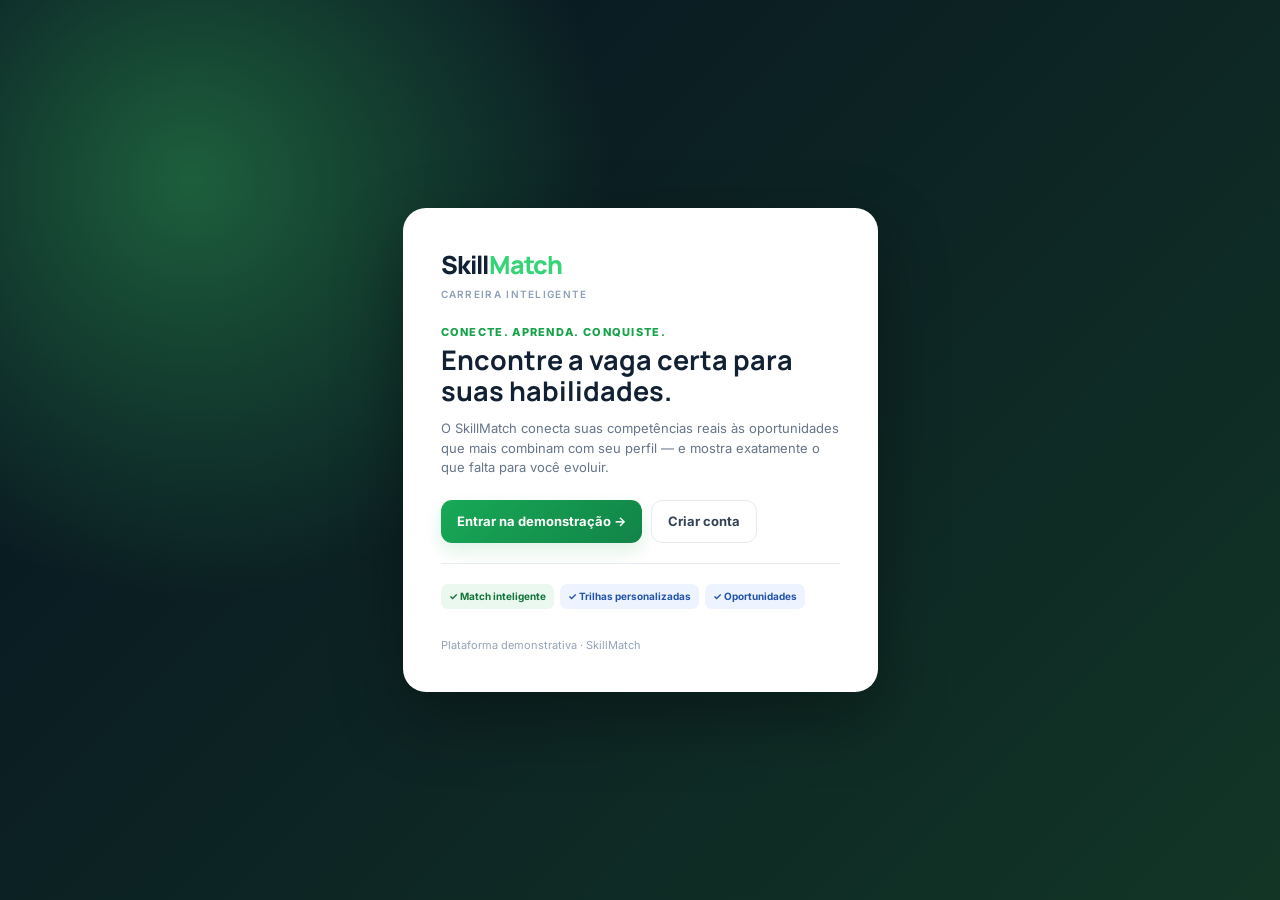
<file: index.html>
<!doctype html><html lang="pt-BR"><head><meta charset="utf-8"><meta name="viewport" content="width=device-width,initial-scale=1"><title>SkillMatch — Carreira inteligente</title><link rel="stylesheet" href="css/style.css"></head><body><div class="login"><div class="loginbox"><div class="brand">Skill<span>Match</span><small>Carreira inteligente</small></div><p class="eyebrow">Conecte. Aprenda. Conquiste.</p><h1>Encontre a vaga certa para suas habilidades.</h1><p class="muted">O SkillMatch conecta suas competências reais às oportunidades que mais combinam com seu perfil — e mostra exatamente o que falta para você evoluir.</p><div class="login-actions"><a class="btn" href="pages/dashboard.html">Entrar na demonstração →</a><a class="btn secondary" href="pages/cadastro.html">Criar conta</a></div><div class="divider"></div><div class="tags"><span class="tag green">✓ Match inteligente</span><span class="tag">✓ Trilhas personalizadas</span><span class="tag">✓ Oportunidades</span></div><div class="footer">Plataforma demonstrativa · SkillMatch</div></div></div></body></html>
</file>
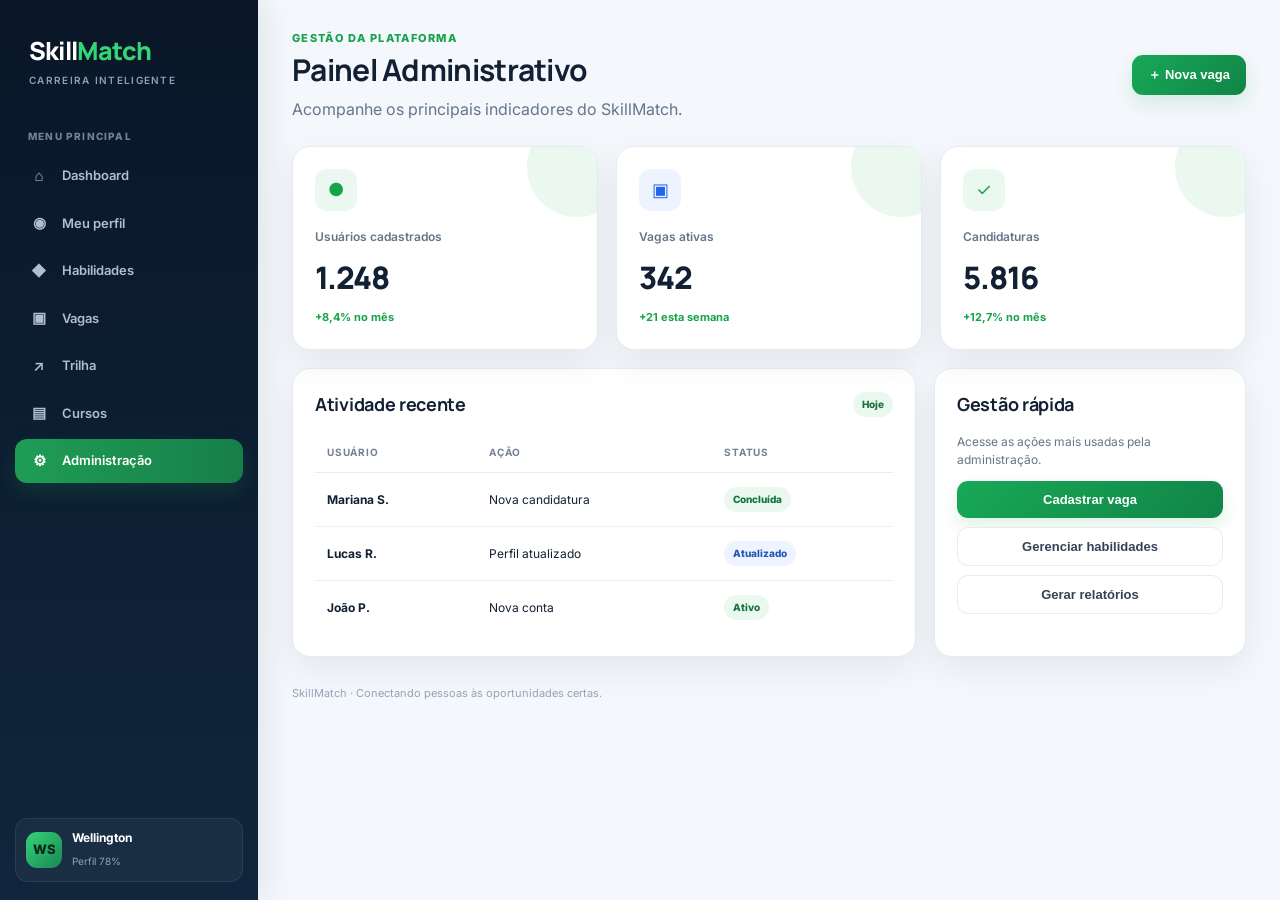
<file: pages/admin.html>
<!doctype html><html lang="pt-BR"><head><meta charset="utf-8"><meta name="viewport" content="width=device-width,initial-scale=1"><title>Administração — SkillMatch</title><link rel="stylesheet" href="../css/style.css"></head><body><div class="app"><aside class="sidebar"><div class="brand">Skill<span>Match</span><small>Carreira inteligente</small></div><nav class="nav"><div class="nav-title">Menu principal</div><a class="" href="dashboard.html"><span class="ico">⌂</span><span class="label">Dashboard</span></a><a class="" href="perfil.html"><span class="ico">◉</span><span class="label">Meu perfil</span></a><a class="" href="habilidades.html"><span class="ico">◆</span><span class="label">Habilidades</span></a><a class="" href="vagas.html"><span class="ico">▣</span><span class="label">Vagas</span></a><a class="" href="trilha.html"><span class="ico">↗</span><span class="label">Trilha</span></a><a class="" href="cursos.html"><span class="ico">▤</span><span class="label">Cursos</span></a><a class="active" href="admin.html"><span class="ico">⚙</span><span class="label">Administração</span></a></nav><div class="sidebar-bottom"><div class="user-mini"><div class="avatar">WS</div><div class="user-data"><b>Wellington</b><small>Perfil 78%</small></div></div></div></aside><main class="main"><div class="top"><div><p class="eyebrow">Gestão da plataforma</p><h1>Painel Administrativo</h1><p class="muted">Acompanhe os principais indicadores do SkillMatch.</p></div><button class="btn">＋ Nova vaga</button></div><div class="grid"><div class="card stat-card"><div class="iconbox">●</div><span class="stat-label">Usuários cadastrados</span><div class="stat">1.248</div><span class="stat-change">+8,4% no mês</span></div><div class="card stat-card"><div class="iconbox blue">▣</div><span class="stat-label">Vagas ativas</span><div class="stat">342</div><span class="stat-change">+21 esta semana</span></div><div class="card stat-card"><div class="iconbox">✓</div><span class="stat-label">Candidaturas</span><div class="stat">5.816</div><span class="stat-change">+12,7% no mês</span></div></div><div class="grid2" style="margin-top:18px"><div class="card"><div class="section-title"><h2>Atividade recente</h2><span class="badge">Hoje</span></div><div class="table-wrap"><table class="table"><thead><tr><th>Usuário</th><th>Ação</th><th>Status</th></tr></thead><tbody><tr><td><b>Mariana S.</b></td><td>Nova candidatura</td><td><span class="badge">Concluída</span></td></tr><tr><td><b>Lucas R.</b></td><td>Perfil atualizado</td><td><span class="badge blue">Atualizado</span></td></tr><tr><td><b>João P.</b></td><td>Nova conta</td><td><span class="badge">Ativo</span></td></tr></tbody></table></div></div><div class="card"><div class="section-title"><h2>Gestão rápida</h2></div><p class="muted" style="font-size:12px">Acesse as ações mais usadas pela administração.</p><div style="display:grid;gap:9px"><button class="btn">Cadastrar vaga</button><button class="btn secondary">Gerenciar habilidades</button><button class="btn secondary">Gerar relatórios</button></div></div></div><div class="footer">SkillMatch · Conectando pessoas às oportunidades certas.</div></main></div></body></html>
</file>
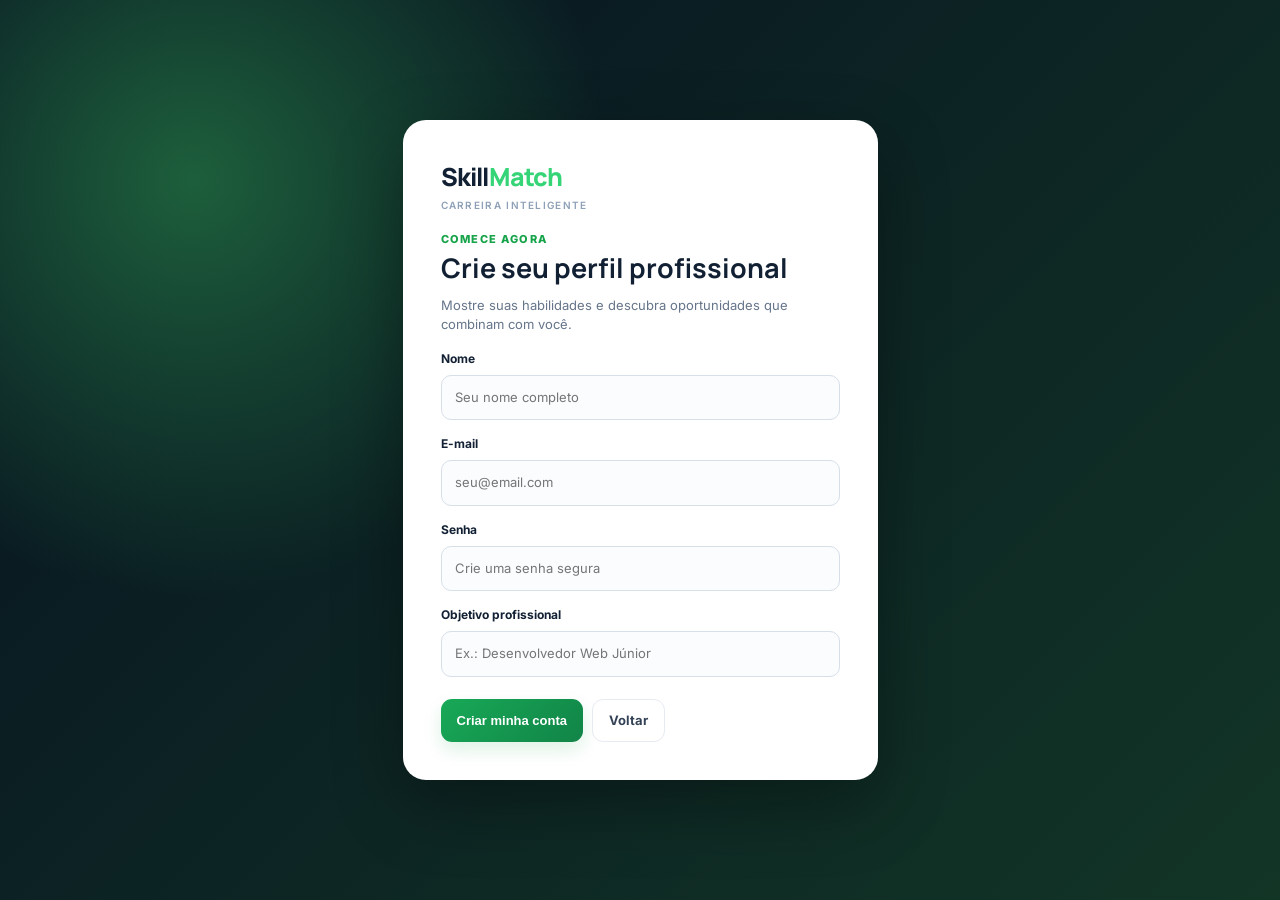
<file: pages/cadastro.html>
<!doctype html><html lang="pt-BR"><head><meta charset="utf-8"><meta name="viewport" content="width=device-width,initial-scale=1"><title>Criar conta — SkillMatch</title><link rel="stylesheet" href="../css/style.css"></head><body><div class="login"><div class="loginbox"><div class="brand" style="padding:0 0 18px">Skill<span>Match</span><small>Carreira inteligente</small></div><p class="eyebrow">Comece agora</p><h1>Crie seu perfil profissional</h1><p class="muted">Mostre suas habilidades e descubra oportunidades que combinam com você.</p><div class="form"><label>Nome</label><input placeholder="Seu nome completo"><label>E-mail</label><input type="email" placeholder="seu@email.com"><label>Senha</label><input type="password" placeholder="Crie uma senha segura"><label>Objetivo profissional</label><input placeholder="Ex.: Desenvolvedor Web Júnior"><div class="login-actions"><button class="btn">Criar minha conta</button><a class="btn secondary" href="../index.html">Voltar</a></div></div></div></div></body></html>
</file>
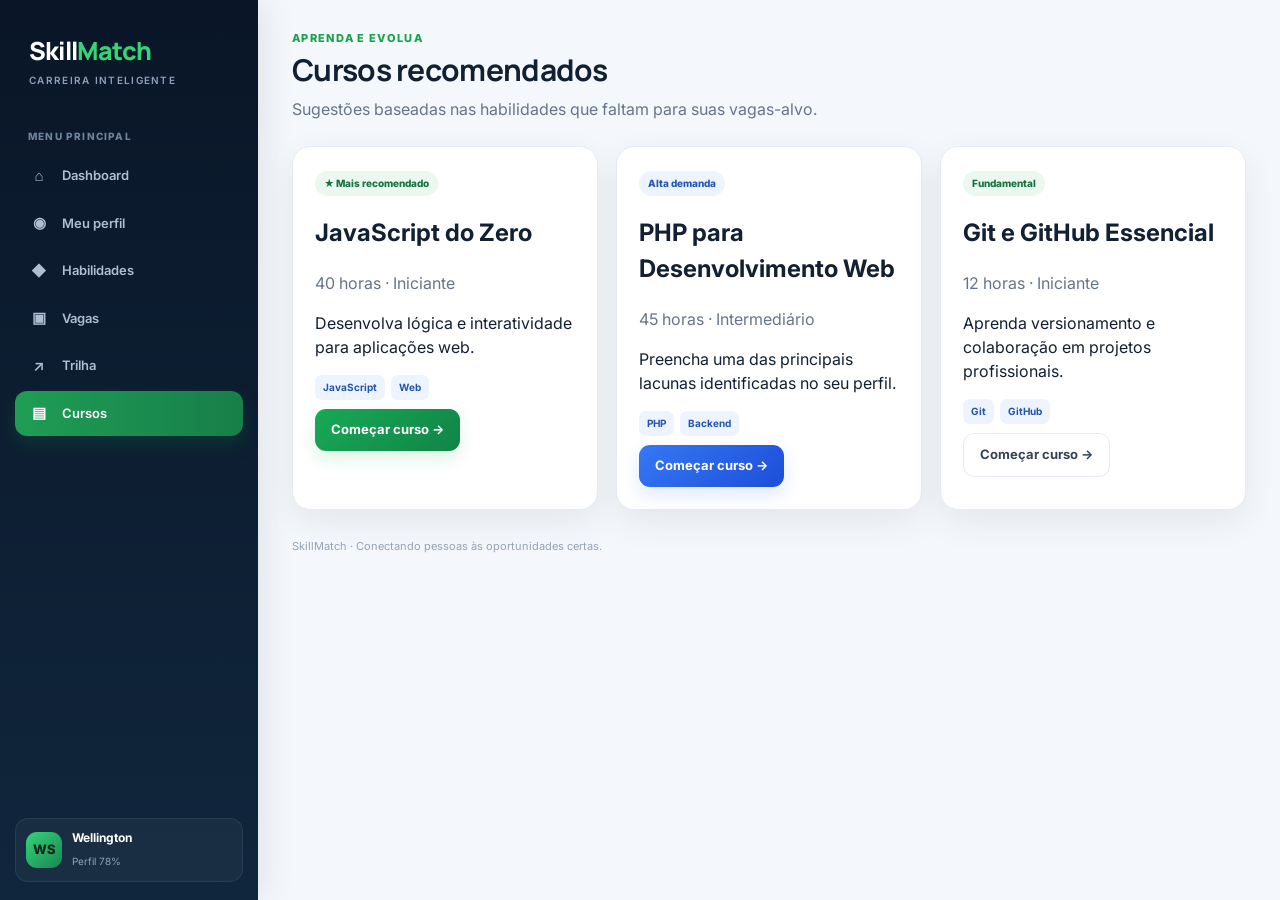
<file: pages/cursos.html>
<!doctype html><html lang="pt-BR"><head><meta charset="utf-8"><meta name="viewport" content="width=device-width,initial-scale=1"><title>Cursos — SkillMatch</title><link rel="stylesheet" href="../css/style.css"></head><body><div class="app"><aside class="sidebar"><div class="brand">Skill<span>Match</span><small>Carreira inteligente</small></div><nav class="nav"><div class="nav-title">Menu principal</div><a class="" href="dashboard.html"><span class="ico">⌂</span><span class="label">Dashboard</span></a><a class="" href="perfil.html"><span class="ico">◉</span><span class="label">Meu perfil</span></a><a class="" href="habilidades.html"><span class="ico">◆</span><span class="label">Habilidades</span></a><a class="" href="vagas.html"><span class="ico">▣</span><span class="label">Vagas</span></a><a class="" href="trilha.html"><span class="ico">↗</span><span class="label">Trilha</span></a><a class="active" href="cursos.html"><span class="ico">▤</span><span class="label">Cursos</span></a></nav><div class="sidebar-bottom"><div class="user-mini"><div class="avatar">WS</div><div class="user-data"><b>Wellington</b><small>Perfil 78%</small></div></div></div></aside><main class="main"><div class="top"><div><p class="eyebrow">Aprenda e evolua</p><h1>Cursos recomendados</h1><p class="muted">Sugestões baseadas nas habilidades que faltam para suas vagas-alvo.</p></div></div><div class="grid"><div class="card"><span class="badge">★ Mais recomendado</span><h2>JavaScript do Zero</h2><p class="muted">40 horas · Iniciante</p><p>Desenvolva lógica e interatividade para aplicações web.</p><div class="tags"><span class="tag">JavaScript</span><span class="tag">Web</span></div><a class="btn" href="#">Começar curso →</a></div><div class="card"><span class="badge blue">Alta demanda</span><h2>PHP para Desenvolvimento Web</h2><p class="muted">45 horas · Intermediário</p><p>Preencha uma das principais lacunas identificadas no seu perfil.</p><div class="tags"><span class="tag">PHP</span><span class="tag">Backend</span></div><a class="btn blue" href="#">Começar curso →</a></div><div class="card"><span class="badge">Fundamental</span><h2>Git e GitHub Essencial</h2><p class="muted">12 horas · Iniciante</p><p>Aprenda versionamento e colaboração em projetos profissionais.</p><div class="tags"><span class="tag">Git</span><span class="tag">GitHub</span></div><a class="btn secondary" href="#">Começar curso →</a></div></div><div class="footer">SkillMatch · Conectando pessoas às oportunidades certas.</div></main></div></body></html>
</file>
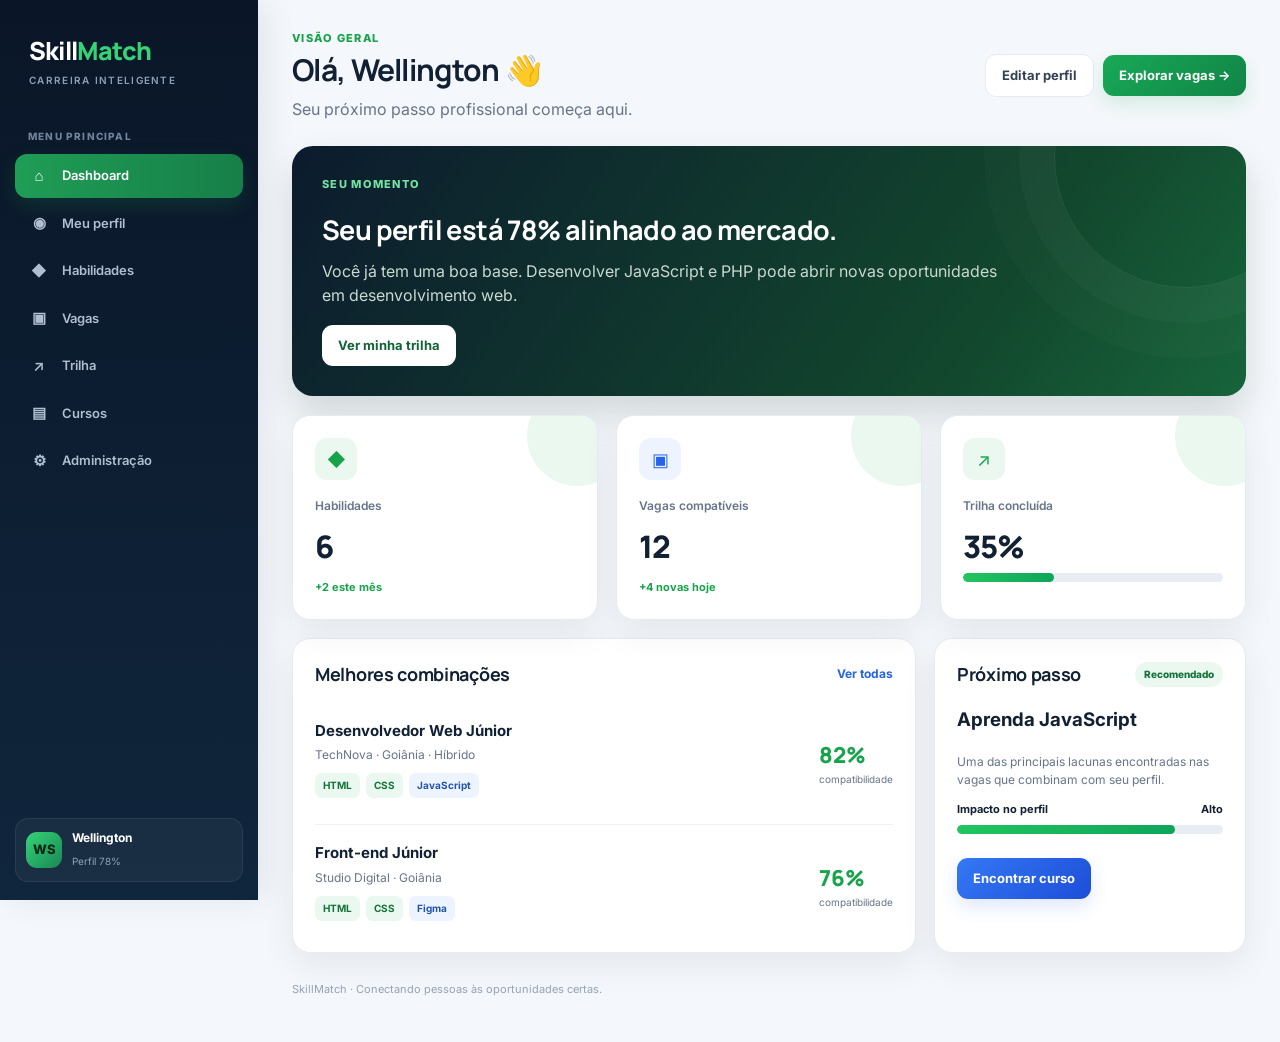
<file: pages/dashboard.html>
<!doctype html><html lang="pt-BR"><head><meta charset="utf-8"><meta name="viewport" content="width=device-width,initial-scale=1"><title>Dashboard — SkillMatch</title><link rel="stylesheet" href="../css/style.css"></head><body><div class="app"><aside class="sidebar"><div class="brand">Skill<span>Match</span><small>Carreira inteligente</small></div><nav class="nav"><div class="nav-title">Menu principal</div><a class="active" href="dashboard.html"><span class="ico">⌂</span><span class="label">Dashboard</span></a><a class="" href="perfil.html"><span class="ico">◉</span><span class="label">Meu perfil</span></a><a class="" href="habilidades.html"><span class="ico">◆</span><span class="label">Habilidades</span></a><a class="" href="vagas.html"><span class="ico">▣</span><span class="label">Vagas</span></a><a class="" href="trilha.html"><span class="ico">↗</span><span class="label">Trilha</span></a><a class="" href="cursos.html"><span class="ico">▤</span><span class="label">Cursos</span></a><a class="" href="admin.html"><span class="ico">⚙</span><span class="label">Administração</span></a></nav><div class="sidebar-bottom"><div class="user-mini"><div class="avatar">WS</div><div class="user-data"><b>Wellington</b><small>Perfil 78%</small></div></div></div></aside><main class="main"><div class="top"><div><p class="eyebrow">Visão geral</p><h1>Olá, Wellington 👋</h1><p class="muted">Seu próximo passo profissional começa aqui.</p></div><div class="actions"><a class="btn secondary" href="perfil.html">Editar perfil</a><a class="btn" href="vagas.html">Explorar vagas →</a></div></div><section class="hero"><div class="hero-content"><p class="eyebrow" style="color:#72e3a0">Seu momento</p><h1>Seu perfil está 78% alinhado ao mercado.</h1><p>Você já tem uma boa base. Desenvolver JavaScript e PHP pode abrir novas oportunidades em desenvolvimento web.</p><a class="btn" href="trilha.html">Ver minha trilha</a></div></section><div class="grid"><div class="card stat-card"><div class="iconbox">◆</div><span class="stat-label">Habilidades</span><div class="stat">6</div><span class="stat-change">+2 este mês</span></div><div class="card stat-card"><div class="iconbox blue">▣</div><span class="stat-label">Vagas compatíveis</span><div class="stat">12</div><span class="stat-change">+4 novas hoje</span></div><div class="card stat-card"><div class="iconbox">↗</div><span class="stat-label">Trilha concluída</span><div class="stat">35%</div><div class="bar"><i style="width:35%"></i></div></div></div><div class="grid2" style="margin-top:18px"><div class="card"><div class="section-title"><h2>Melhores combinações</h2><a href="vagas.html">Ver todas</a></div><div class="job"><div><h2>Desenvolvedor Web Júnior</h2><p class="muted">TechNova · Goiânia · Híbrido</p><div class="tags"><span class="tag green">HTML</span><span class="tag green">CSS</span><span class="tag">JavaScript</span></div></div><div><div class="score">82%</div><div class="score-label">compatibilidade</div></div></div><div class="job"><div><h2>Front-end Júnior</h2><p class="muted">Studio Digital · Goiânia</p><div class="tags"><span class="tag green">HTML</span><span class="tag green">CSS</span><span class="tag">Figma</span></div></div><div><div class="score">76%</div><div class="score-label">compatibilidade</div></div></div></div><div class="card"><div class="section-title"><h2>Próximo passo</h2><span class="badge">Recomendado</span></div><h3>Aprenda JavaScript</h3><p class="muted" style="font-size:12px">Uma das principais lacunas encontradas nas vagas que combinam com seu perfil.</p><div class="progress-row"><span>Impacto no perfil</span><span>Alto</span></div><div class="bar"><i style="width:82%"></i></div><br><a class="btn blue" href="cursos.html">Encontrar curso</a></div></div><div class="footer">SkillMatch · Conectando pessoas às oportunidades certas.</div></main></div></body></html>
</file>
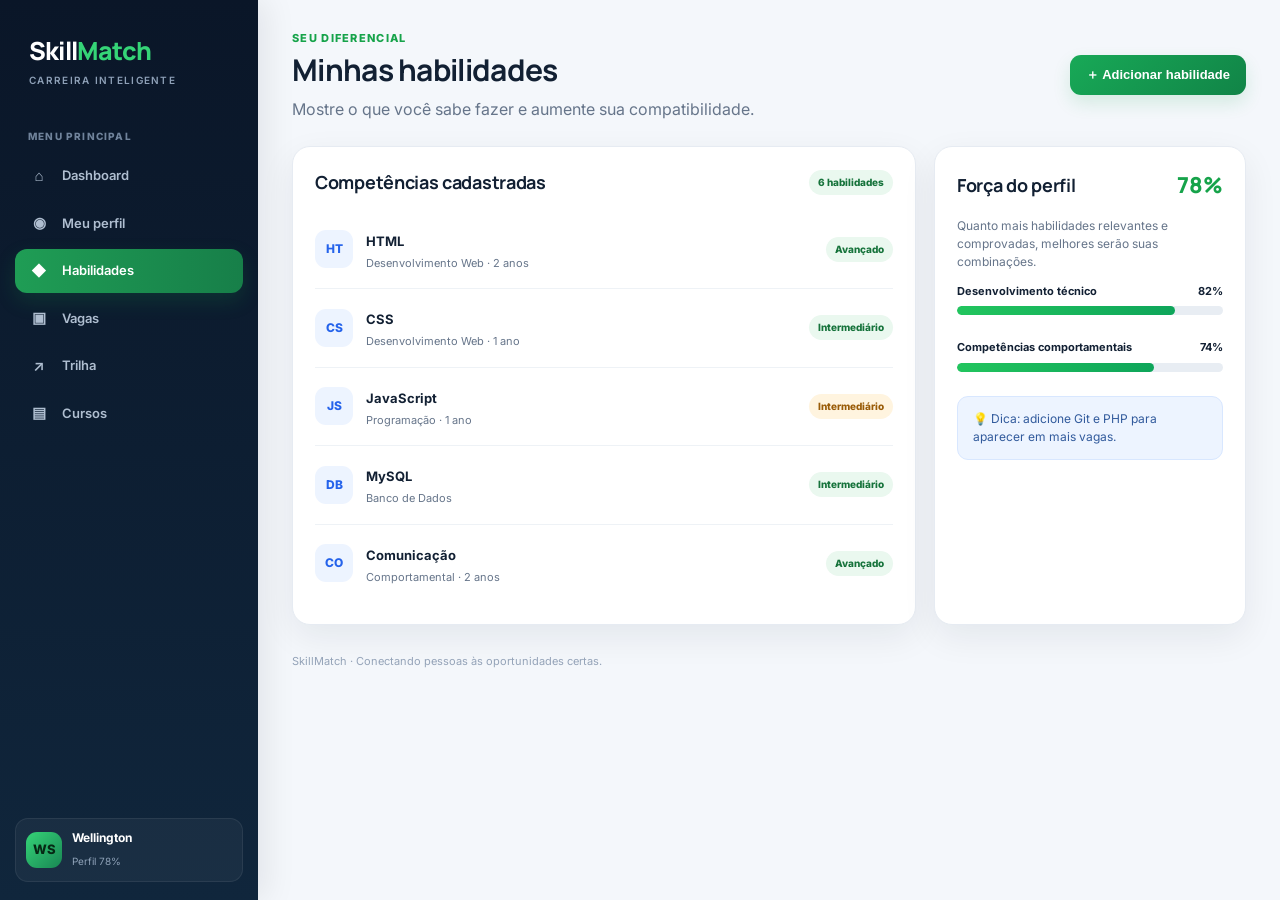
<file: pages/habilidades.html>
<!doctype html><html lang="pt-BR"><head><meta charset="utf-8"><meta name="viewport" content="width=device-width,initial-scale=1"><title>Habilidades — SkillMatch</title><link rel="stylesheet" href="../css/style.css"></head><body><div class="app"><aside class="sidebar"><div class="brand">Skill<span>Match</span><small>Carreira inteligente</small></div><nav class="nav"><div class="nav-title">Menu principal</div><a class="" href="dashboard.html"><span class="ico">⌂</span><span class="label">Dashboard</span></a><a class="" href="perfil.html"><span class="ico">◉</span><span class="label">Meu perfil</span></a><a class="active" href="habilidades.html"><span class="ico">◆</span><span class="label">Habilidades</span></a><a class="" href="vagas.html"><span class="ico">▣</span><span class="label">Vagas</span></a><a class="" href="trilha.html"><span class="ico">↗</span><span class="label">Trilha</span></a><a class="" href="cursos.html"><span class="ico">▤</span><span class="label">Cursos</span></a></nav><div class="sidebar-bottom"><div class="user-mini"><div class="avatar">WS</div><div class="user-data"><b>Wellington</b><small>Perfil 78%</small></div></div></div></aside><main class="main"><div class="top"><div><p class="eyebrow">Seu diferencial</p><h1>Minhas habilidades</h1><p class="muted">Mostre o que você sabe fazer e aumente sua compatibilidade.</p></div><button class="btn">＋ Adicionar habilidade</button></div><div class="grid2"><div class="card"><div class="section-title"><h2>Competências cadastradas</h2><span class="badge">6 habilidades</span></div><div class="skill"><div class="skill-info"><div class="skill-dot">HT</div><div><b>HTML</b><p class="muted">Desenvolvimento Web · 2 anos</p></div></div><span class="badge">Avançado</span></div><div class="skill"><div class="skill-info"><div class="skill-dot">CS</div><div><b>CSS</b><p class="muted">Desenvolvimento Web · 1 ano</p></div></div><span class="badge">Intermediário</span></div><div class="skill"><div class="skill-info"><div class="skill-dot">JS</div><div><b>JavaScript</b><p class="muted">Programação · 1 ano</p></div></div><span class="badge warn">Intermediário</span></div><div class="skill"><div class="skill-info"><div class="skill-dot">DB</div><div><b>MySQL</b><p class="muted">Banco de Dados</p></div></div><span class="badge">Intermediário</span></div><div class="skill"><div class="skill-info"><div class="skill-dot">CO</div><div><b>Comunicação</b><p class="muted">Comportamental · 2 anos</p></div></div><span class="badge">Avançado</span></div></div><div class="card"><div class="section-title"><h2>Força do perfil</h2><span class="score">78%</span></div><p class="muted" style="font-size:12px">Quanto mais habilidades relevantes e comprovadas, melhores serão suas combinações.</p><div class="progress-row"><span>Desenvolvimento técnico</span><span>82%</span></div><div class="bar"><i style="width:82%"></i></div><br><div class="progress-row"><span>Competências comportamentais</span><span>74%</span></div><div class="bar"><i style="width:74%"></i></div><br><div class="notice">💡 Dica: adicione Git e PHP para aparecer em mais vagas.</div></div></div><div class="footer">SkillMatch · Conectando pessoas às oportunidades certas.</div></main></div></body></html>
</file>
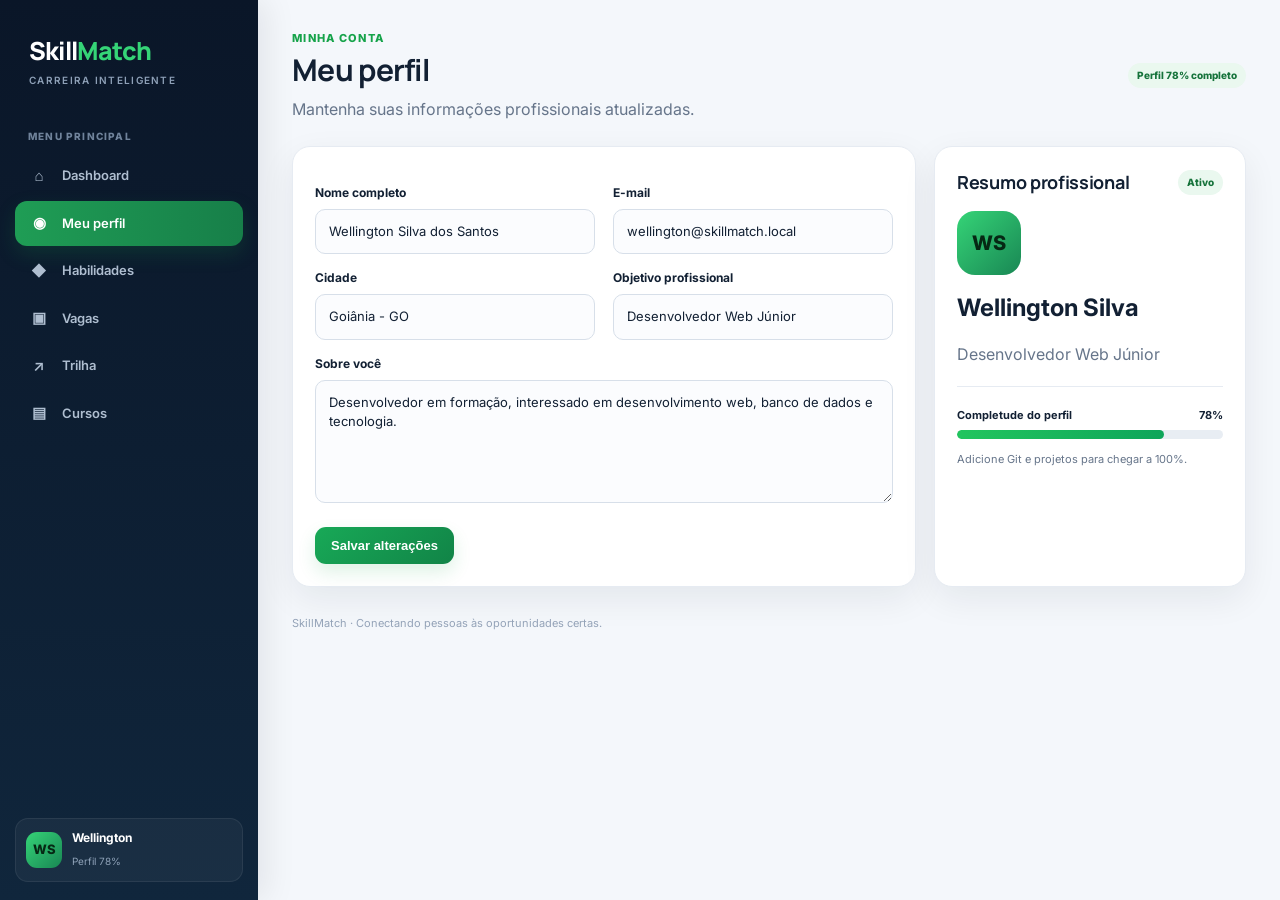
<file: pages/perfil.html>
<!doctype html><html lang="pt-BR"><head><meta charset="utf-8"><meta name="viewport" content="width=device-width,initial-scale=1"><title>Meu Perfil — SkillMatch</title><link rel="stylesheet" href="../css/style.css"></head><body><div class="app"><aside class="sidebar"><div class="brand">Skill<span>Match</span><small>Carreira inteligente</small></div><nav class="nav"><div class="nav-title">Menu principal</div><a class="" href="dashboard.html"><span class="ico">⌂</span><span class="label">Dashboard</span></a><a class="active" href="perfil.html"><span class="ico">◉</span><span class="label">Meu perfil</span></a><a class="" href="habilidades.html"><span class="ico">◆</span><span class="label">Habilidades</span></a><a class="" href="vagas.html"><span class="ico">▣</span><span class="label">Vagas</span></a><a class="" href="trilha.html"><span class="ico">↗</span><span class="label">Trilha</span></a><a class="" href="cursos.html"><span class="ico">▤</span><span class="label">Cursos</span></a></nav><div class="sidebar-bottom"><div class="user-mini"><div class="avatar">WS</div><div class="user-data"><b>Wellington</b><small>Perfil 78%</small></div></div></div></aside><main class="main"><div class="top"><div><p class="eyebrow">Minha conta</p><h1>Meu perfil</h1><p class="muted">Mantenha suas informações profissionais atualizadas.</p></div><span class="badge">Perfil 78% completo</span></div><div class="grid2"><div class="card form"><div class="form-grid"><div><label>Nome completo</label><input value="Wellington Silva dos Santos"></div><div><label>E-mail</label><input value="wellington@skillmatch.local"></div><div><label>Cidade</label><input value="Goiânia - GO"></div><div><label>Objetivo profissional</label><input value="Desenvolvedor Web Júnior"></div></div><label>Sobre você</label><textarea rows="5">Desenvolvedor em formação, interessado em desenvolvimento web, banco de dados e tecnologia.</textarea><div style="margin-top:18px"><button class="btn">Salvar alterações</button></div></div><div class="card"><div class="section-title"><h2>Resumo profissional</h2><span class="badge">Ativo</span></div><div class="avatar" style="width:64px;height:64px;border-radius:18px;font-size:20px;margin-bottom:15px">WS</div><h2 style="margin:0">Wellington Silva</h2><p class="muted">Desenvolvedor Web Júnior</p><div class="divider"></div><div class="progress-row"><span>Completude do perfil</span><span>78%</span></div><div class="bar"><i style="width:78%"></i></div><p class="muted" style="font-size:11px;margin-top:12px">Adicione Git e projetos para chegar a 100%.</p></div></div><div class="footer">SkillMatch · Conectando pessoas às oportunidades certas.</div></main></div></body></html>
</file>
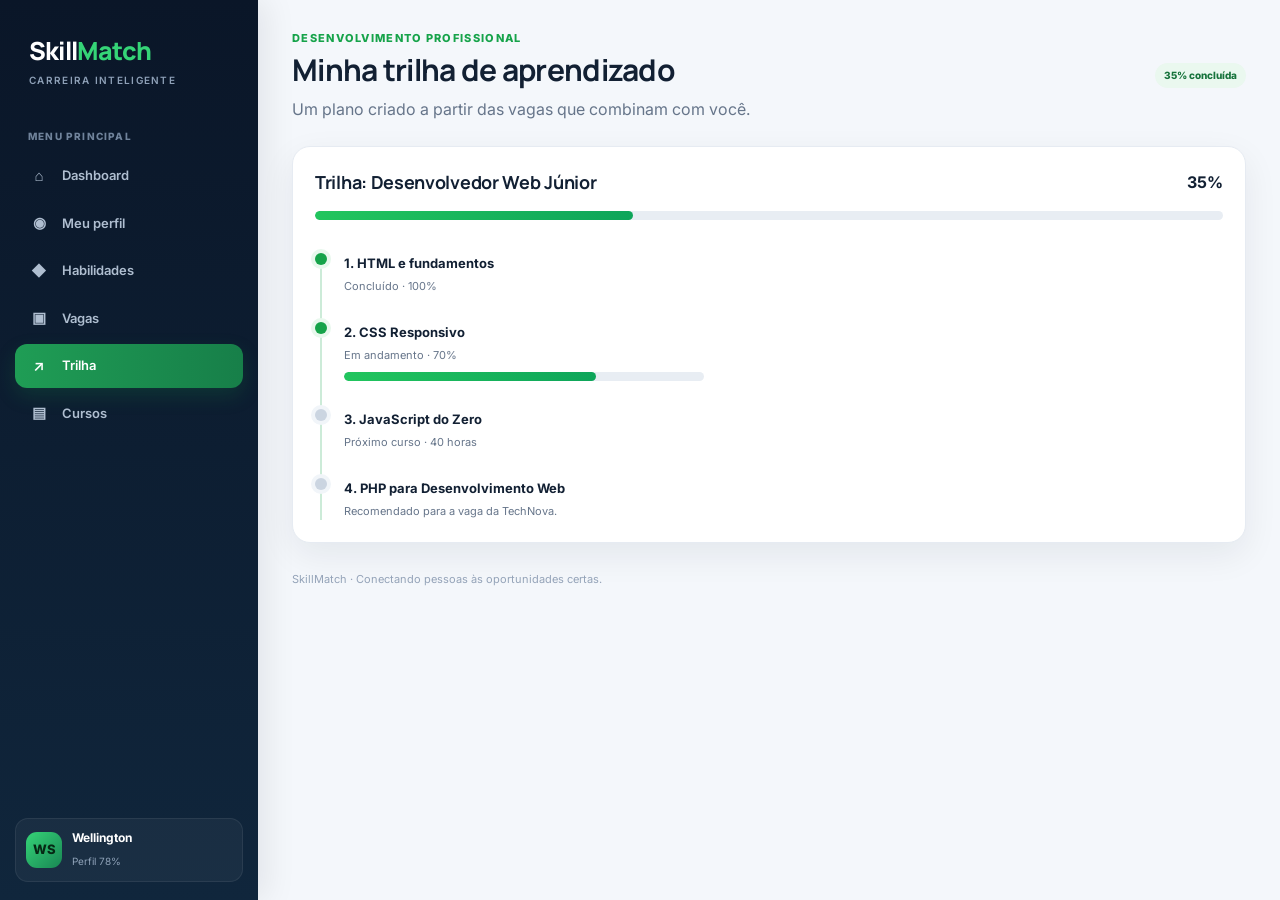
<file: pages/trilha.html>
<!doctype html><html lang="pt-BR"><head><meta charset="utf-8"><meta name="viewport" content="width=device-width,initial-scale=1"><title>Trilha — SkillMatch</title><link rel="stylesheet" href="../css/style.css"></head><body><div class="app"><aside class="sidebar"><div class="brand">Skill<span>Match</span><small>Carreira inteligente</small></div><nav class="nav"><div class="nav-title">Menu principal</div><a class="" href="dashboard.html"><span class="ico">⌂</span><span class="label">Dashboard</span></a><a class="" href="perfil.html"><span class="ico">◉</span><span class="label">Meu perfil</span></a><a class="" href="habilidades.html"><span class="ico">◆</span><span class="label">Habilidades</span></a><a class="" href="vagas.html"><span class="ico">▣</span><span class="label">Vagas</span></a><a class="active" href="trilha.html"><span class="ico">↗</span><span class="label">Trilha</span></a><a class="" href="cursos.html"><span class="ico">▤</span><span class="label">Cursos</span></a></nav><div class="sidebar-bottom"><div class="user-mini"><div class="avatar">WS</div><div class="user-data"><b>Wellington</b><small>Perfil 78%</small></div></div></div></aside><main class="main"><div class="top"><div><p class="eyebrow">Desenvolvimento profissional</p><h1>Minha trilha de aprendizado</h1><p class="muted">Um plano criado a partir das vagas que combinam com você.</p></div><span class="badge">35% concluída</span></div><div class="card"><div class="section-title"><h2>Trilha: Desenvolvedor Web Júnior</h2><b>35%</b></div><div class="bar"><i style="width:35%"></i></div><div class="timeline" style="margin-top:30px"><div class="step"><b>1. HTML e fundamentos</b><p class="muted">Concluído · 100%</p></div><div class="step"><b>2. CSS Responsivo</b><p class="muted">Em andamento · 70%</p><div class="bar" style="max-width:360px;margin-top:8px"><i style="width:70%"></i></div></div><div class="step pending"><b>3. JavaScript do Zero</b><p class="muted">Próximo curso · 40 horas</p></div><div class="step pending"><b>4. PHP para Desenvolvimento Web</b><p class="muted">Recomendado para a vaga da TechNova.</p></div></div></div><div class="footer">SkillMatch · Conectando pessoas às oportunidades certas.</div></main></div></body></html>
</file>
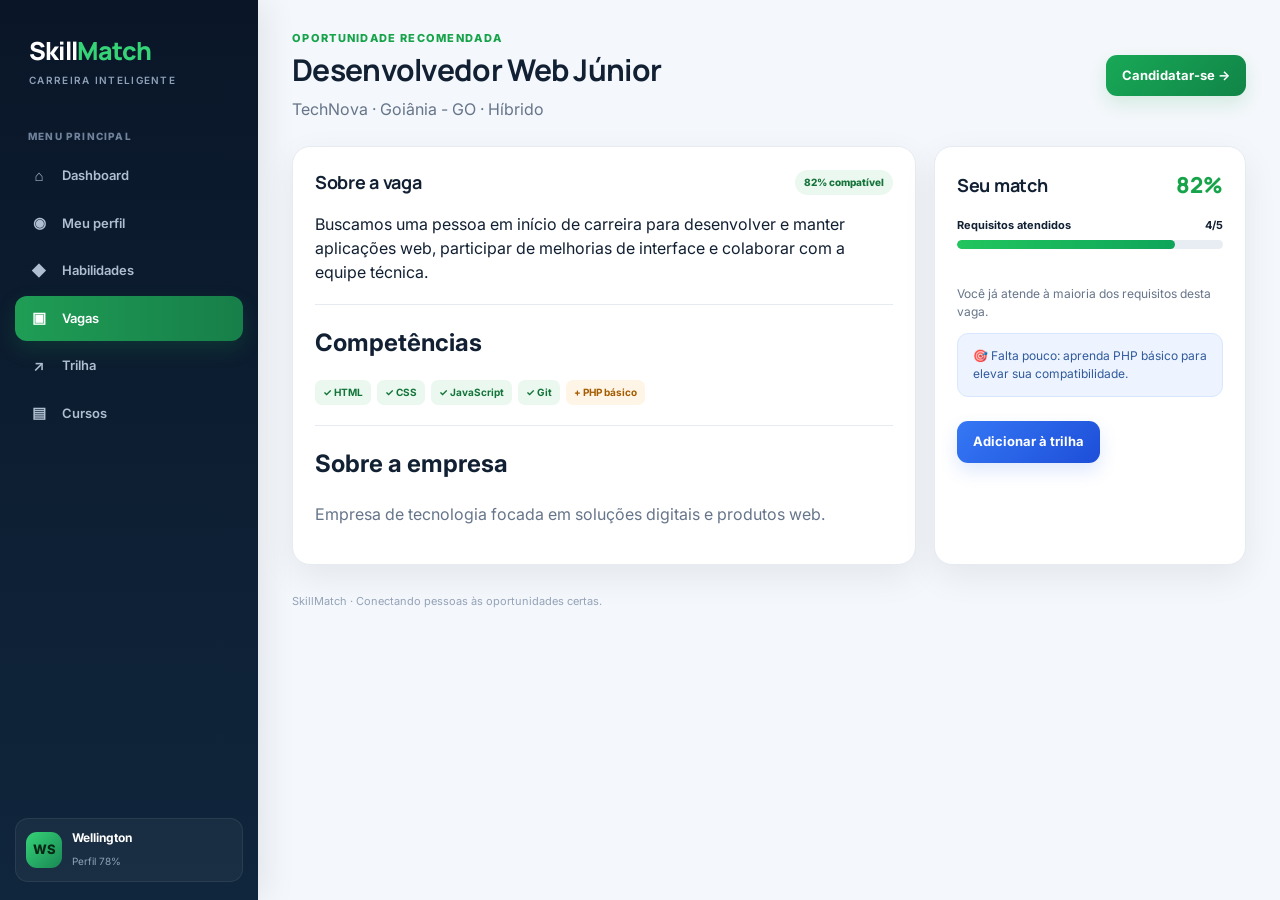
<file: pages/vaga.html>
<!doctype html><html lang="pt-BR"><head><meta charset="utf-8"><meta name="viewport" content="width=device-width,initial-scale=1"><title>Detalhes da vaga — SkillMatch</title><link rel="stylesheet" href="../css/style.css"></head><body><div class="app"><aside class="sidebar"><div class="brand">Skill<span>Match</span><small>Carreira inteligente</small></div><nav class="nav"><div class="nav-title">Menu principal</div><a class="" href="dashboard.html"><span class="ico">⌂</span><span class="label">Dashboard</span></a><a class="" href="perfil.html"><span class="ico">◉</span><span class="label">Meu perfil</span></a><a class="" href="habilidades.html"><span class="ico">◆</span><span class="label">Habilidades</span></a><a class="active" href="vagas.html"><span class="ico">▣</span><span class="label">Vagas</span></a><a class="" href="trilha.html"><span class="ico">↗</span><span class="label">Trilha</span></a><a class="" href="cursos.html"><span class="ico">▤</span><span class="label">Cursos</span></a></nav><div class="sidebar-bottom"><div class="user-mini"><div class="avatar">WS</div><div class="user-data"><b>Wellington</b><small>Perfil 78%</small></div></div></div></aside><main class="main"><div class="top"><div><p class="eyebrow">Oportunidade recomendada</p><h1>Desenvolvedor Web Júnior</h1><p class="muted">TechNova · Goiânia - GO · Híbrido</p></div><a class="btn" href="#">Candidatar-se →</a></div><div class="grid2"><div class="card"><div class="section-title"><h2>Sobre a vaga</h2><span class="badge">82% compatível</span></div><p>Buscamos uma pessoa em início de carreira para desenvolver e manter aplicações web, participar de melhorias de interface e colaborar com a equipe técnica.</p><div class="divider"></div><h2>Competências</h2><div class="tags"><span class="tag green">✓ HTML</span><span class="tag green">✓ CSS</span><span class="tag green">✓ JavaScript</span><span class="tag green">✓ Git</span><span class="tag missing">+ PHP básico</span></div><div class="divider"></div><h2>Sobre a empresa</h2><p class="muted">Empresa de tecnologia focada em soluções digitais e produtos web.</p></div><div class="card"><div class="section-title"><h2>Seu match</h2><span class="score">82%</span></div><div class="progress-row"><span>Requisitos atendidos</span><span>4/5</span></div><div class="bar"><i style="width:82%"></i></div><br><p class="muted" style="font-size:12px">Você já atende à maioria dos requisitos desta vaga.</p><div class="notice">🎯 Falta pouco: aprenda PHP básico para elevar sua compatibilidade.</div><br><a class="btn blue" href="trilha.html">Adicionar à trilha</a></div></div><div class="footer">SkillMatch · Conectando pessoas às oportunidades certas.</div></main></div></body></html>
</file>
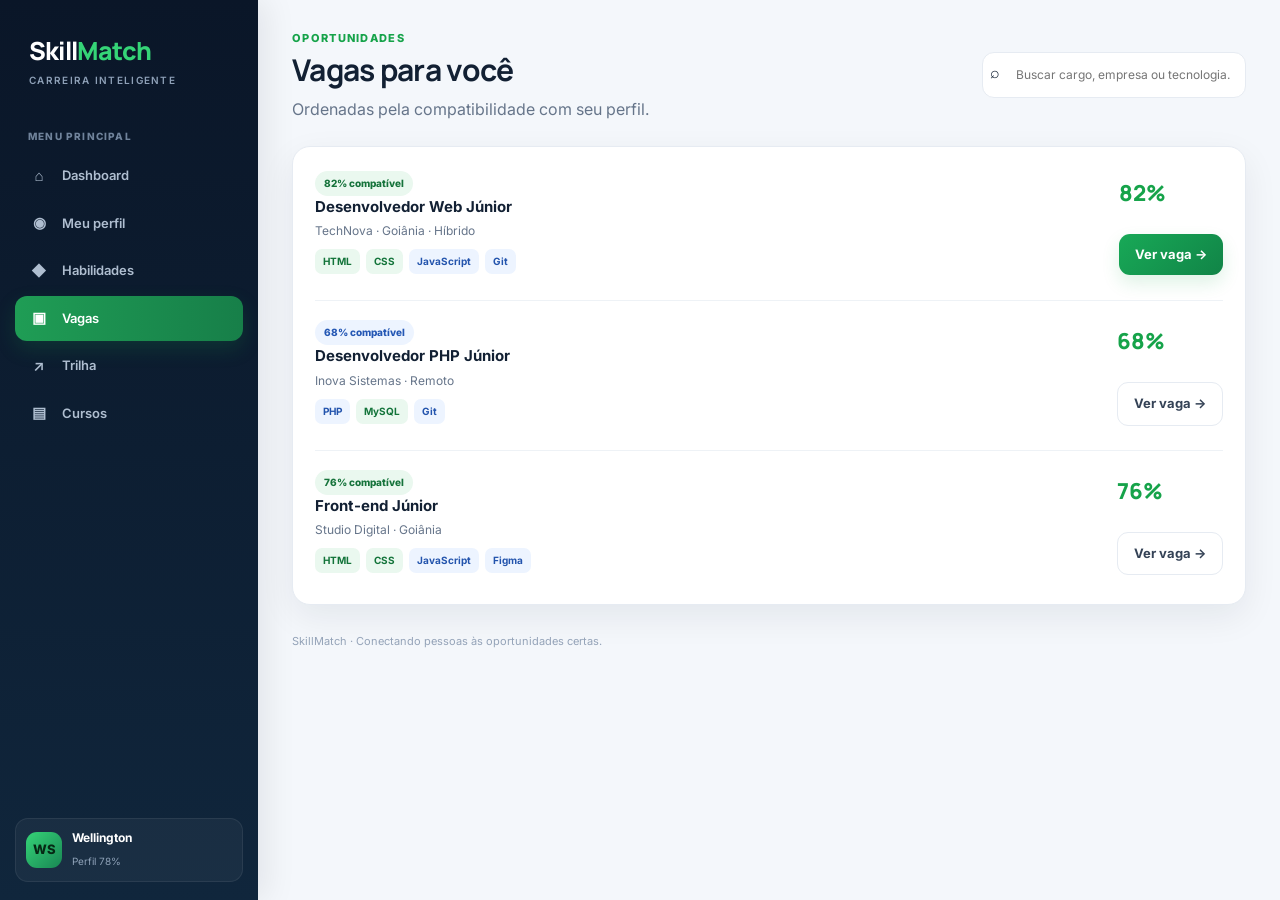
<file: pages/vagas.html>
<!doctype html><html lang="pt-BR"><head><meta charset="utf-8"><meta name="viewport" content="width=device-width,initial-scale=1"><title>Vagas — SkillMatch</title><link rel="stylesheet" href="../css/style.css"></head><body><div class="app"><aside class="sidebar"><div class="brand">Skill<span>Match</span><small>Carreira inteligente</small></div><nav class="nav"><div class="nav-title">Menu principal</div><a class="" href="dashboard.html"><span class="ico">⌂</span><span class="label">Dashboard</span></a><a class="" href="perfil.html"><span class="ico">◉</span><span class="label">Meu perfil</span></a><a class="" href="habilidades.html"><span class="ico">◆</span><span class="label">Habilidades</span></a><a class="active" href="vagas.html"><span class="ico">▣</span><span class="label">Vagas</span></a><a class="" href="trilha.html"><span class="ico">↗</span><span class="label">Trilha</span></a><a class="" href="cursos.html"><span class="ico">▤</span><span class="label">Cursos</span></a></nav><div class="sidebar-bottom"><div class="user-mini"><div class="avatar">WS</div><div class="user-data"><b>Wellington</b><small>Perfil 78%</small></div></div></div></aside><main class="main"><div class="top"><div><p class="eyebrow">Oportunidades</p><h1>Vagas para você</h1><p class="muted">Ordenadas pela compatibilidade com seu perfil.</p></div><div class="search">⌕ <input placeholder="Buscar cargo, empresa ou tecnologia..."></div></div><div class="card"><div class="job"><div><span class="badge">82% compatível</span><h2>Desenvolvedor Web Júnior</h2><p class="muted">TechNova · Goiânia · Híbrido</p><div class="tags"><span class="tag green">HTML</span><span class="tag green">CSS</span><span class="tag">JavaScript</span><span class="tag">Git</span></div></div><div><div class="score">82%</div><br><a class="btn" href="vaga.html">Ver vaga →</a></div></div><div class="job"><div><span class="badge blue">68% compatível</span><h2>Desenvolvedor PHP Júnior</h2><p class="muted">Inova Sistemas · Remoto</p><div class="tags"><span class="tag">PHP</span><span class="tag green">MySQL</span><span class="tag">Git</span></div></div><div><div class="score">68%</div><br><a class="btn secondary" href="vaga.html">Ver vaga →</a></div></div><div class="job"><div><span class="badge">76% compatível</span><h2>Front-end Júnior</h2><p class="muted">Studio Digital · Goiânia</p><div class="tags"><span class="tag green">HTML</span><span class="tag green">CSS</span><span class="tag">JavaScript</span><span class="tag">Figma</span></div></div><div><div class="score">76%</div><br><a class="btn secondary" href="vaga.html">Ver vaga →</a></div></div></div><div class="footer">SkillMatch · Conectando pessoas às oportunidades certas.</div></main></div></body></html>
</file>
<file: css/style.css>
@import url('https://fonts.googleapis.com/css2?family=Inter:wght@400;500;600;700;800&family=Manrope:wght@700;800&display=swap');
:root{--bg:#f4f7fb;--surface:#fff;--surface2:#f8fafc;--text:#122033;--muted:#66758a;--line:#e6ebf2;--green:#16a34a;--green2:#22c55e;--green-soft:#eaf8ef;--blue:#2563eb;--blue-soft:#edf4ff;--dark:#0b1728;--dark2:#12243b;--danger:#dc2626;--warning:#d97706;--shadow:0 12px 35px rgba(15,23,42,.07)}*{box-sizing:border-box}html{scroll-behavior:smooth}body{margin:0;font-family:Inter,Arial,sans-serif;background:var(--bg);color:var(--text);line-height:1.5}a{color:inherit}.app{display:flex;min-height:100vh}.sidebar{width:258px;background:linear-gradient(180deg,#0a1628 0%,#10263c 100%);color:#fff;padding:24px 15px;position:fixed;top:0;bottom:0;left:0;z-index:20;box-shadow:8px 0 30px rgba(2,8,23,.08)}.brand{font-family:Manrope,Inter,sans-serif;font-size:25px;font-weight:800;padding:8px 14px 28px;letter-spacing:-.8px}.brand span{color:#35d477}.brand small{display:block;color:#8ea0b7;font-family:Inter;font-size:10px;font-weight:600;letter-spacing:1.3px;text-transform:uppercase;margin-top:3px}.nav-title{font-size:10px;color:#70839b;font-weight:800;letter-spacing:1.2px;text-transform:uppercase;padding:13px 13px 7px}.nav a{display:flex;align-items:center;gap:12px;color:#afbed0;text-decoration:none;padding:11px 13px;border-radius:12px;margin:3px 0;font-size:13px;font-weight:600;transition:.2s}.nav a .ico{width:22px;text-align:center;font-size:15px}.nav a:hover{background:#ffffff0d;color:#fff;transform:translateX(2px)}.nav a.active{background:linear-gradient(90deg,#1f9d55,#177f49);color:#fff;box-shadow:0 8px 20px rgba(22,163,74,.18)}.sidebar-bottom{position:absolute;left:15px;right:15px;bottom:18px}.user-mini{display:flex;align-items:center;gap:10px;background:#ffffff0b;border:1px solid #ffffff12;border-radius:13px;padding:10px}.avatar{width:36px;height:36px;border-radius:11px;display:grid;place-items:center;background:linear-gradient(135deg,#35d477,#198754);font-weight:800;font-size:13px;color:#062814}.user-mini b{font-size:12px;display:block}.user-mini small{color:#8fa2b8;font-size:10px}.main{margin-left:258px;width:calc(100% - 258px);padding:30px 34px 45px;max-width:1500px}.top{display:flex;justify-content:space-between;align-items:center;gap:18px;margin-bottom:25px}.eyebrow{font-size:11px;text-transform:uppercase;letter-spacing:1.3px;font-weight:800;color:var(--green);margin:0 0 4px}.top h1,.main>h1{font-family:Manrope,Inter,sans-serif;font-size:30px;letter-spacing:-.7px;margin:0 0 5px}.muted{color:var(--muted)}.top p{margin:0}.actions{display:flex;gap:9px;align-items:center}.btn{display:inline-flex;align-items:center;justify-content:center;gap:8px;background:linear-gradient(135deg,#18a957,#118447);color:#fff;border:0;border-radius:11px;padding:11px 16px;text-decoration:none;font-weight:700;font-size:13px;cursor:pointer;box-shadow:0 8px 18px rgba(22,163,74,.14);transition:.2s}.btn:hover{transform:translateY(-1px);filter:brightness(1.03)}.btn.secondary{background:#fff;color:#344256;border:1px solid var(--line);box-shadow:none}.btn.blue{background:linear-gradient(135deg,#3578f5,#1d4ed8);box-shadow:0 8px 18px rgba(37,99,235,.15)}.btn.danger{background:#fff;color:var(--danger);border:1px solid #fecaca;box-shadow:none}.card{background:var(--surface);border:1px solid var(--line);border-radius:18px;padding:22px;box-shadow:var(--shadow)}.grid{display:grid;grid-template-columns:repeat(3,1fr);gap:18px}.grid2{display:grid;grid-template-columns:2fr 1fr;gap:18px}.stat-card{position:relative;overflow:hidden}.stat-card:after{content:'';position:absolute;width:100px;height:100px;right:-30px;top:-30px;background:var(--green-soft);border-radius:50%}.stat-label{font-size:12px;color:var(--muted);font-weight:600}.stat{font-family:Manrope,Inter,sans-serif;font-size:31px;font-weight:800;letter-spacing:-1px;margin:7px 0 3px}.stat-change{font-size:11px;color:var(--green);font-weight:700}.iconbox{width:42px;height:42px;border-radius:12px;display:grid;place-items:center;background:var(--green-soft);color:var(--green);font-size:18px;margin-bottom:12px}.iconbox.blue{background:var(--blue-soft);color:var(--blue)}.hero{position:relative;overflow:hidden;background:linear-gradient(125deg,#0c1b2e 0%,#12472d 72%,#17643b 100%);color:#fff;padding:30px;border-radius:21px;margin-bottom:19px;box-shadow:0 18px 35px rgba(8,35,24,.14)}.hero:after{content:'';position:absolute;width:260px;height:260px;border:1px solid #ffffff16;border-radius:50%;right:-70px;top:-120px;box-shadow:0 0 0 35px #ffffff06,0 0 0 70px #ffffff04}.hero-content{position:relative;z-index:1;max-width:700px}.hero h1{font-family:Manrope;font-size:27px;letter-spacing:-.6px;margin:0 0 8px}.hero p{color:#c9d9d0;margin:0 0 18px}.hero .btn{background:#fff;color:#116335;box-shadow:none}.section-title{display:flex;align-items:center;justify-content:space-between;gap:12px;margin:0 0 15px}.section-title h2{font-family:Manrope;margin:0;font-size:18px;letter-spacing:-.3px}.section-title a{font-size:12px;color:var(--blue);font-weight:700;text-decoration:none}.bar{height:9px;background:#e8edf3;border-radius:20px;overflow:hidden}.bar i{display:block;height:100%;background:linear-gradient(90deg,#22c55e,#0ea55a);border-radius:20px}.progress-row{display:flex;justify-content:space-between;font-size:11px;font-weight:700;margin:0 0 7px}.job{display:flex;justify-content:space-between;gap:18px;align-items:center;padding:17px 0;border-bottom:1px solid #eef2f6}.job:last-child{border-bottom:0;padding-bottom:0}.job:first-child{padding-top:0}.job h2{font-size:15px;margin:0 0 4px}.job p{font-size:12px;margin:0}.score{font-family:Manrope;font-size:22px;font-weight:800;color:var(--green);white-space:nowrap}.score-label{font-size:10px;color:var(--muted);text-align:right}.tags{display:flex;gap:6px;flex-wrap:wrap;margin:9px 0}.tag{background:var(--blue-soft);color:#2354ad;padding:5px 8px;border-radius:7px;font-size:10px;font-weight:700}.tag.green{background:var(--green-soft);color:#13743a}.tag.missing{background:#fff5e7;color:#a35c00}.badge{display:inline-flex;align-items:center;padding:5px 9px;border-radius:999px;background:var(--green-soft);color:#16733b;font-size:10px;font-weight:800}.badge.warn{background:#fff4df;color:#9a5c08}.badge.blue{background:var(--blue-soft);color:#2457b4}.skill{display:flex;justify-content:space-between;align-items:center;gap:15px;padding:17px 0;border-bottom:1px solid #eef2f6}.skill:last-child{border-bottom:0}.skill-info{display:flex;align-items:center;gap:13px}.skill-dot{width:38px;height:38px;border-radius:11px;background:var(--blue-soft);color:var(--blue);display:grid;place-items:center;font-weight:800;font-size:12px}.skill b{font-size:13px}.skill p{margin:3px 0 0;font-size:11px}.timeline{border-left:2px solid #ccebd8;padding-left:22px;margin-left:5px}.step{position:relative;margin:0 0 25px}.step:last-child{margin-bottom:0}.step:before{content:'';position:absolute;left:-29px;top:3px;width:12px;height:12px;border-radius:50%;background:#16a34a;box-shadow:0 0 0 4px #e8f8ed}.step.pending:before{background:#cbd5e1;box-shadow:0 0 0 4px #f1f5f9}.step b{font-size:13px}.step p{font-size:11px;margin:4px 0 0}.form{max-width:760px}.form-grid{display:grid;grid-template-columns:1fr 1fr;gap:0 18px}.form label{display:block;font-weight:700;font-size:12px;margin:15px 0 7px}.form input,.form select,.form textarea{width:100%;padding:12px 13px;border:1px solid #d7dfe9;background:#fbfcfe;border-radius:10px;font:inherit;font-size:13px;color:var(--text);outline:none;transition:.2s}.form input:focus,.form select:focus,.form textarea:focus{border-color:#60a978;box-shadow:0 0 0 3px #22c55e14;background:#fff}.search{display:flex;gap:8px;background:#fff;border:1px solid var(--line);padding:7px;border-radius:12px}.search input{border:0;outline:0;padding:6px 8px;min-width:230px;font:inherit;font-size:12px}.table-wrap{overflow:auto}.table{width:100%;border-collapse:collapse;font-size:12px}.table th{text-align:left;color:#738196;font-size:10px;text-transform:uppercase;letter-spacing:.8px;padding:12px;border-bottom:1px solid var(--line)}.table td{padding:14px 12px;border-bottom:1px solid #eef2f6}.table tr:last-child td{border-bottom:0}.mini-chart{height:150px;display:flex;align-items:flex-end;gap:9px;padding:15px 4px 0}.mini-chart i{flex:1;background:linear-gradient(180deg,#42c879,#159447);border-radius:7px 7px 2px 2px;min-height:15px}.login{min-height:100vh;display:grid;place-items:center;padding:25px;background:radial-gradient(circle at 15% 20%,#1d5f3c 0,transparent 32%),linear-gradient(135deg,#071321,#123526)}.loginbox{background:#fff;width:min(475px,94vw);padding:38px;border-radius:23px;box-shadow:0 25px 70px #0005}.loginbox .brand{padding:0 0 22px;color:var(--text)}.loginbox h1{font-family:Manrope;font-size:27px;line-height:1.15;margin:0 0 7px}.loginbox .muted{font-size:13px}.login-actions{display:flex;gap:9px;margin-top:22px}.footer{margin-top:28px;color:#94a3b8;font-size:11px}.empty{padding:35px;text-align:center;color:var(--muted)}.divider{height:1px;background:var(--line);margin:20px 0}.notice{padding:13px 15px;border-radius:11px;background:var(--blue-soft);color:#315a9c;font-size:12px;border:1px solid #d8e7ff}.mobile-menu{display:none}@media(max-width:1000px){.grid{grid-template-columns:1fr 1fr}.grid2{grid-template-columns:1fr}.sidebar{width:78px}.brand{font-size:0;padding-left:10px}.brand:before{content:'SM';font-size:20px;color:#fff}.brand span,.brand small,.nav-title,.nav a span.label,.user-mini .user-data{display:none}.nav a{justify-content:center;padding:12px}.main{margin-left:78px;width:calc(100% - 78px)}}@media(max-width:700px){.main{padding:20px 14px 35px}.grid,.grid2,.form-grid{grid-template-columns:1fr}.top{align-items:flex-start;flex-direction:column}.top h1,.main>h1{font-size:24px}.actions{width:100%;flex-wrap:wrap}.search{width:100%}.search input{min-width:0;width:100%}.hero{padding:24px}.hero h1{font-size:23px}.card{padding:17px}.job{align-items:flex-start;flex-direction:column}.job>div:last-child{width:100%;display:flex;align-items:center;justify-content:space-between;gap:10px}.sidebar{width:64px;padding:18px 7px}.main{margin-left:64px;width:calc(100% - 64px)}.loginbox{padding:28px 22px}}
</file>
